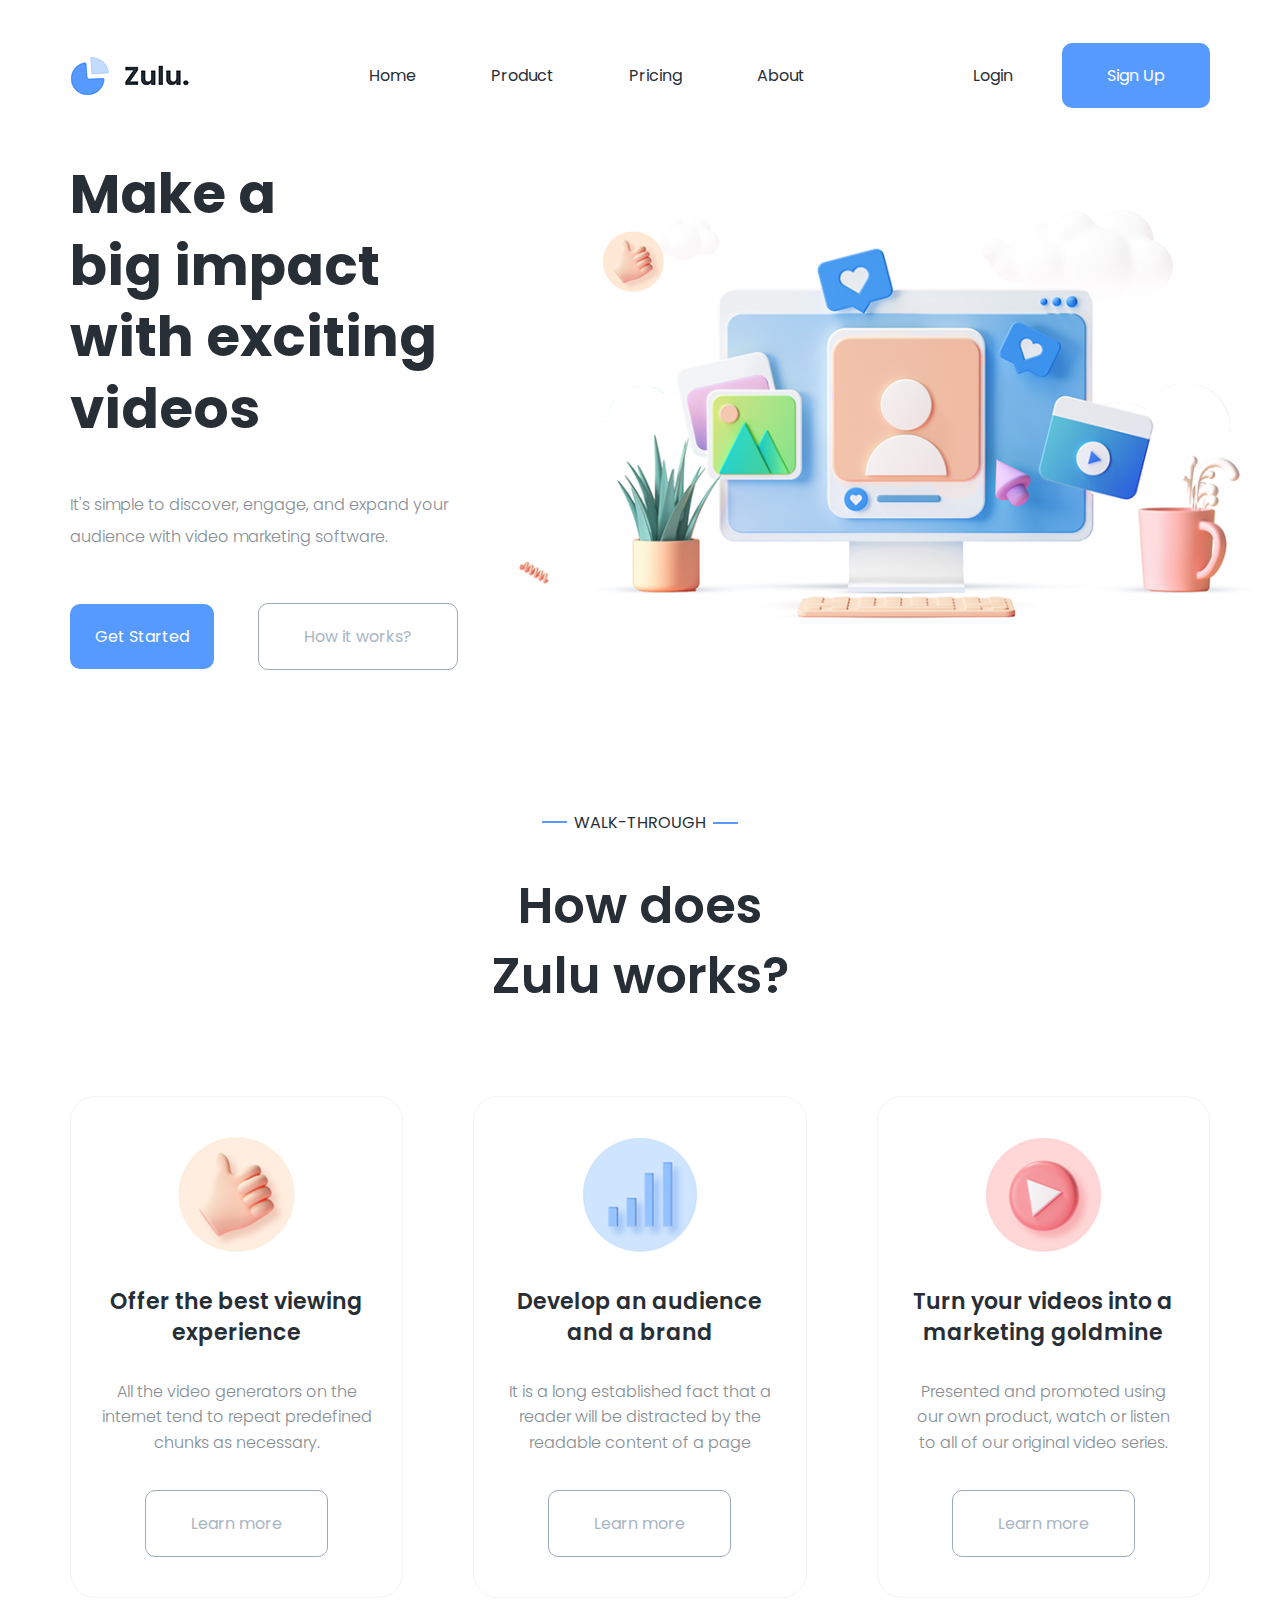
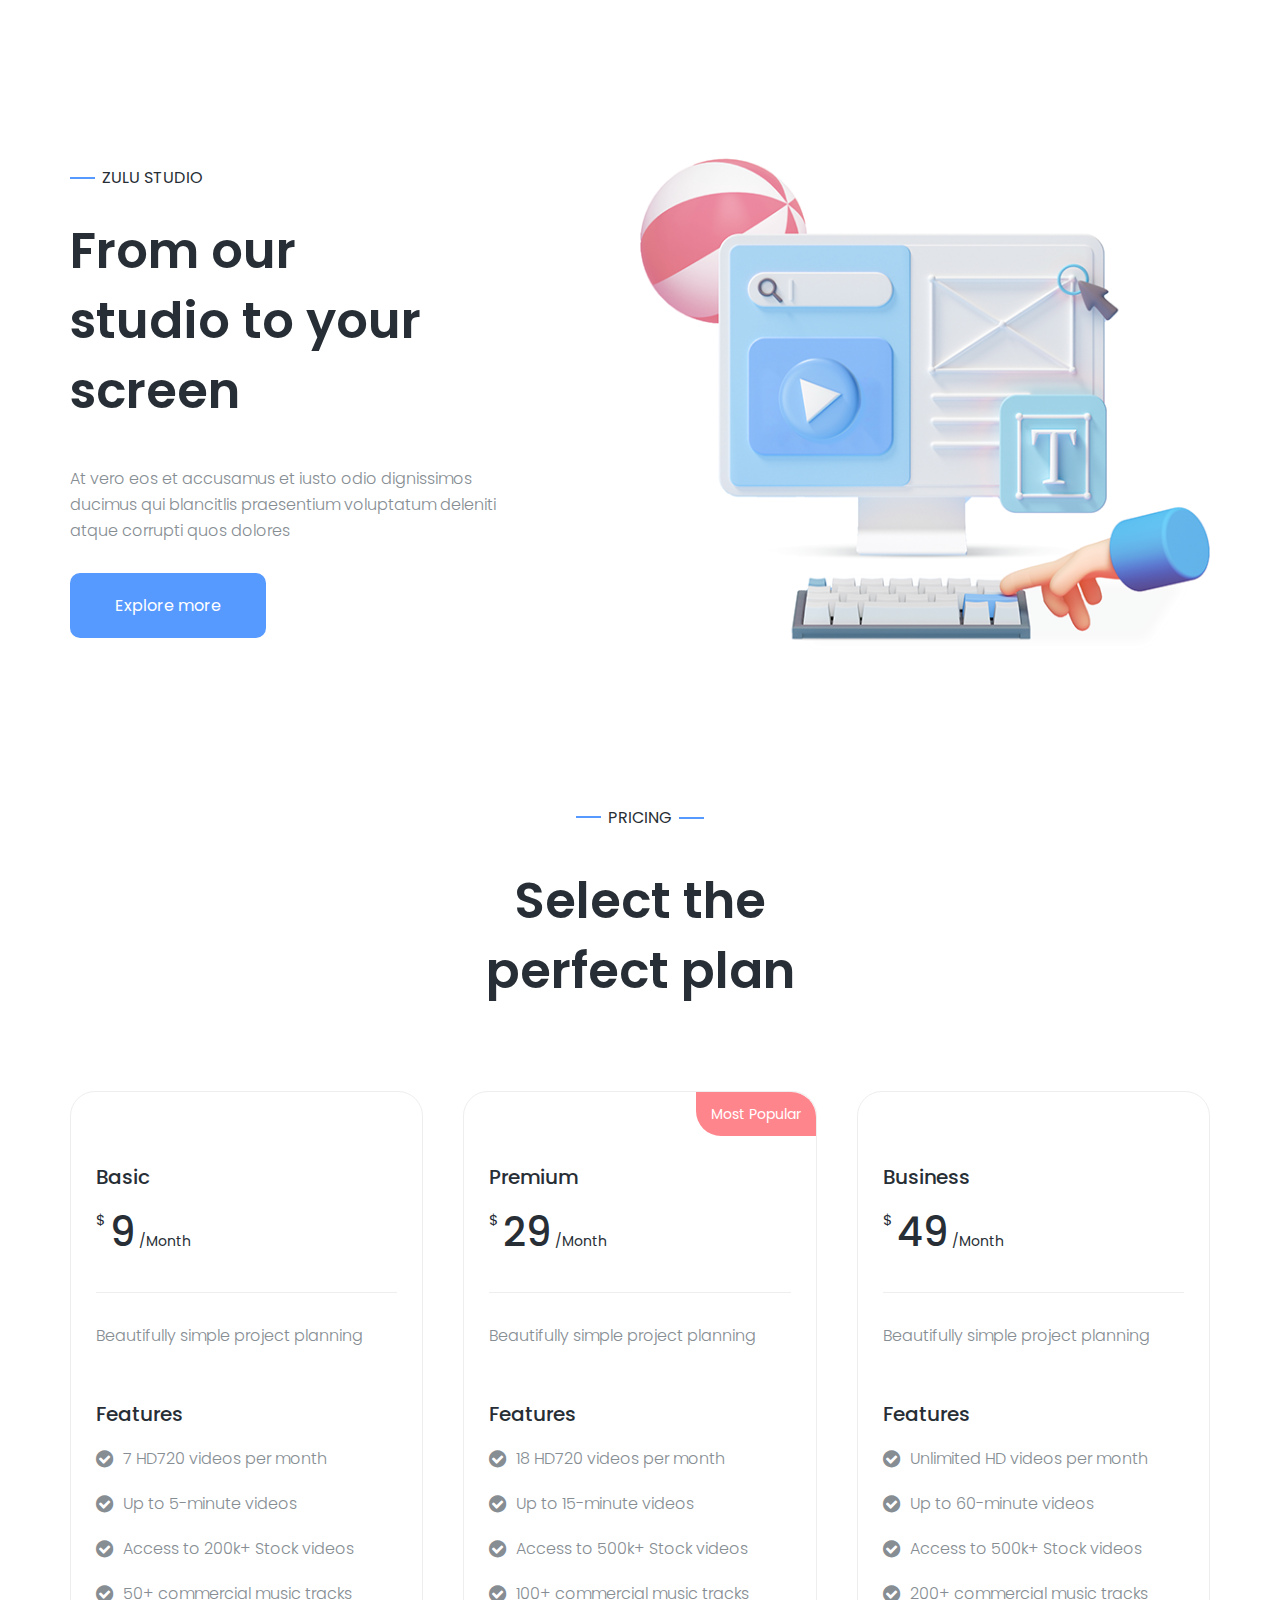
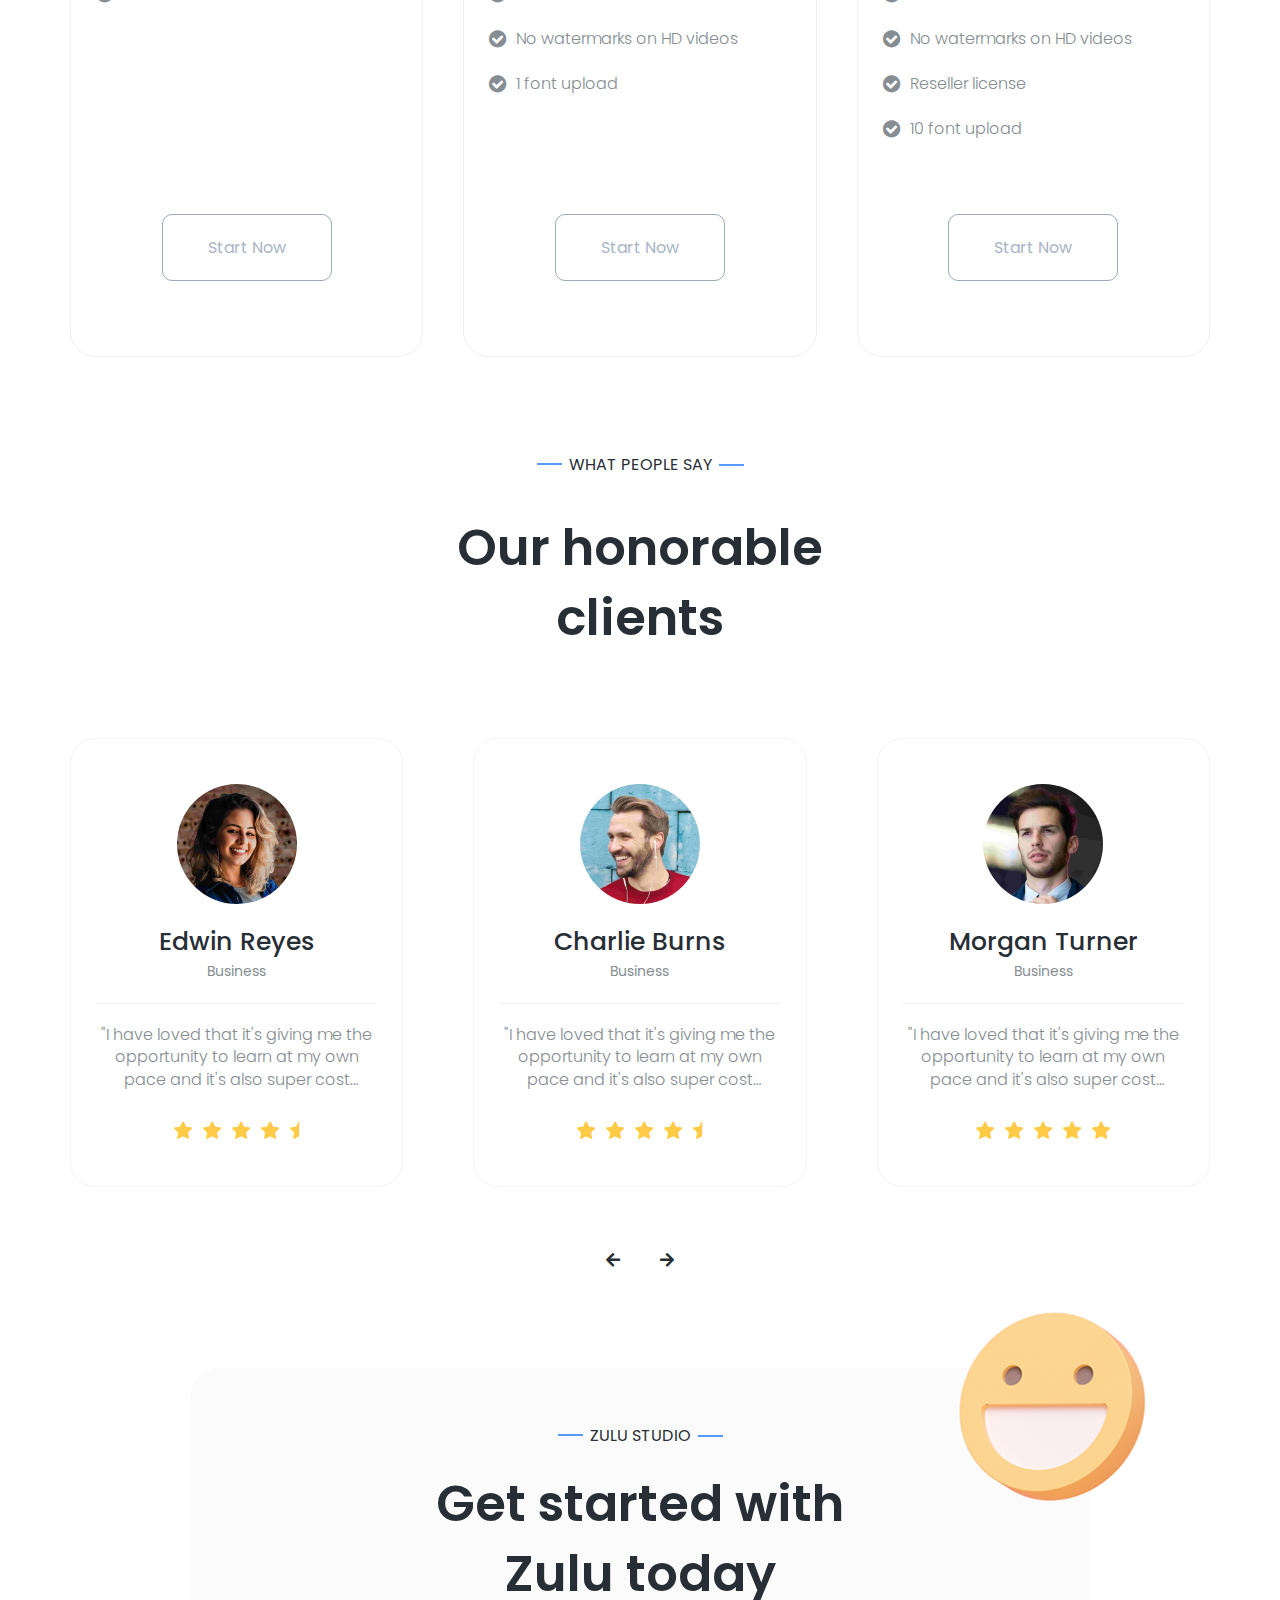
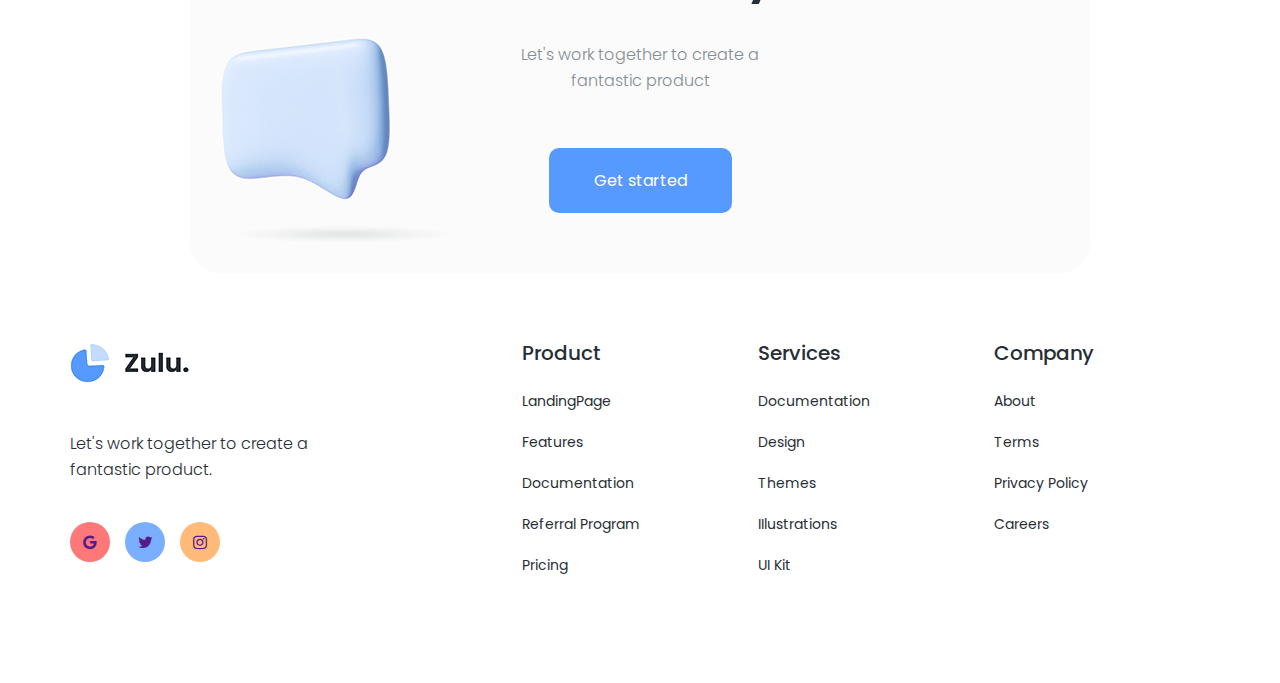
<file: index.html>
<!DOCTYPE html>
<html lang="en">
  <head>
    <meta charset="UTF-8" />
    <meta http-equiv="X-UA-Compatible" content="IE=edge" />
    <meta name="viewport" content="width=device-width, initial-scale=1.0" />
    <link rel="preconnect" href="https://fonts.gstatic.com" />
    <link
      href="https://fonts.googleapis.com/css2?family=Poppins:wght@300;400;600;700&display=swap"
      rel="stylesheet"
    />
    <link
      rel="stylesheet"
      href="https://cdnjs.cloudflare.com/ajax/libs/font-awesome/5.15.3/css/all.min.css"
    />
    <link
      rel="stylesheet"
      href="https://stackpath.bootstrapcdn.com/font-awesome/4.7.0/css/font-awesome.min.css"
    />
    <link rel="stylesheet" href="./sass/style.css" />
    <title>Zulu LandingPage</title>
  </head>
  <body>
    <div class="wrapper">
      <div class="container">
        <header class="header">
          <a href="#" class="header-logo">
            <img src="./images/logo.png" alt="" class="header-logo-image" />
          </a>
          <ul class="header-menu">
            <li class="header-menu-item">
              <a href="" class="header-menu-link">Home</a>
            </li>
            <li class="header-menu-item">
              <a href="" class="header-menu-link">Product</a>
            </li>
            <li class="header-menu-item">
              <a href="" class="header-menu-link">Pricing</a>
            </li>
            <li class="header-menu-item">
              <a href="" class="header-menu-link">About</a>
            </li>
          </ul>
          <div class="header-auth">
            <a href="" class="button">Login</a>
            <a href="./signup/login.html" class="button button--primary"
              >Sign Up</a
            >
          </div>
          <i class="fa fa-bars menu-toggle"></i>
        </header>
        <section class="banner">
          <div class="banner-info">
            <h1 class="banner-heading">
              <span>Make a</span> <span>big impact</span>
              <span>with exciting</span> videos
            </h1>
            <p class="banner-desc text">
              It's simple to discover, engage, and expand your audience with
              video marketing software.
            </p>
            <div class="banner-links">
              <a href="#" class="button button--primary">Get Started</a>
              <a href="#" class="button button--outline">How it works?</a>
            </div>
          </div>
          <img src="./images/img1.png" alt="" class="banner-image" />
        </section>
        <section class="work">
          <div class="block">
            <span class="block-caption">WALK-THROUGH</span>
            <h2 class="block-heading">
              <span>How does</span> <span>Zulu works?</span>
            </h2>
          </div>
          <div class="work-list">
            <div class="work-item">
              <img src="./images/img2.png" alt="" class="work-image" />
              <h3 class="work-title">Offer the best viewing experience</h3>
              <p class="work-desc text">
                All the video generators on the internet tend to repeat
                predefined chunks as necessary.
              </p>
              <a href="#" class="button button--outline work-more"
                >Learn more</a
              >
            </div>
            <div class="work-item">
              <img src="./images/img3.png" alt="" class="work-image" />
              <h3 class="work-title">Develop an audience and a brand</h3>
              <p class="work-desc text">
                It is a long established fact that a reader will be distracted
                by the readable content of a page
              </p>
              <a href="#" class="button button--outline work-more"
                >Learn more</a
              >
            </div>
            <div class="work-item">
              <img src="./images/img4.png" alt="" class="work-image" />
              <h3 class="work-title">
                Turn your videos into a marketing goldmine
              </h3>
              <p class="work-desc text">
                Presented and promoted using our own product, watch or listen to
                all of our original video series.
              </p>
              <a href="#" class="button button--outline work-more"
                >Learn more</a
              >
            </div>
          </div>
        </section>
        <section class="intro">
          <div class="intro-content">
            <span class="block-caption block-caption--left">Zulu Studio</span>
            <h2 class="block-heading">
              <span>From our</span>
              <span>studio to your</span>
              <span>screen</span>
            </h2>
            <p class="intro-desc text">
              At vero eos et accusamus et iusto odio dignissimos ducimus qui
              blancitlis praesentium voluptatum deleniti atque corrupti quos
              dolores
            </p>
            <div class="button button--primary">Explore more</div>
          </div>
          <img src="./images/img5.png" alt="" class="intro-image" />
        </section>
        <section class="plan">
          <div class="block">
            <span class="block-caption">Pricing</span>
            <h2 class="block-heading">
              <span>Select the</span>
              <span>perfect plan</span>
            </h2>
          </div>
          <ul class="plan-list">
            <li class="plan-item">
              <h3 class="plan-name">Basic</h3>
              <h4 class="plan-price">
                <sup class="plan-symbol">$</sup>
                <span class="plan-month">9</span>
                <span>/Month</span>
              </h4>
              <p class="plan-desc text">Beautifully simple project planning</p>
              <h3 class="plan-feature">Features</h3>
              <div class="plan-feature-item">
                <i class="fa fa-check-circle plan-feature-icon"></i>
                <span class="plan-feature-title">7 HD720 videos per month</span>
              </div>
              <div class="plan-feature-item">
                <i class="fa fa-check-circle plan-feature-icon"></i>
                <span class="plan-feature-title">Up to 5-minute videos</span>
              </div>
              <div class="plan-feature-item">
                <i class="fa fa-check-circle plan-feature-icon"></i>
                <span class="plan-feature-title"
                  >Access to 200k+ Stock videos</span
                >
              </div>
              <div class="plan-feature-item">
                <i class="fa fa-check-circle plan-feature-icon"></i>
                <span class="plan-feature-title"
                  >50+ commercial music tracks</span
                >
              </div>
              <a href="" class="button button--outline plan-start">Start now</a>
            </li>
            <li class="plan-item">
              <div class="plan-label">Most popular</div>
              <h3 class="plan-name">Premium</h3>
              <h4 class="plan-price">
                <sup class="plan-symbol">$</sup>
                <span class="plan-month">29</span>
                <span>/Month</span>
              </h4>
              <p class="plan-desc text">Beautifully simple project planning</p>
              <h3 class="plan-feature">Features</h3>
              <div class="plan-feature-item">
                <i class="fa fa-check-circle plan-feature-icon"></i>
                <span class="plan-feature-title"
                  >18 HD720 videos per month</span
                >
              </div>
              <div class="plan-feature-item">
                <i class="fa fa-check-circle plan-feature-icon"></i>
                <span class="plan-feature-title">Up to 15-minute videos</span>
              </div>
              <div class="plan-feature-item">
                <i class="fa fa-check-circle plan-feature-icon"></i>
                <span class="plan-feature-title"
                  >Access to 500k+ Stock videos</span
                >
              </div>
              <div class="plan-feature-item">
                <i class="fa fa-check-circle plan-feature-icon"></i>
                <span class="plan-feature-title"
                  >100+ commercial music tracks</span
                >
              </div>
              <div class="plan-feature-item">
                <i class="fa fa-check-circle plan-feature-icon"></i>
                <span class="plan-feature-title"
                  >No watermarks on HD videos</span
                >
              </div>
              <div class="plan-feature-item">
                <i class="fa fa-check-circle plan-feature-icon"></i>
                <span class="plan-feature-title">1 font upload</span>
              </div>
              <a href="" class="button button--outline plan-start">Start now</a>
            </li>
            <li class="plan-item">
              <h3 class="plan-name">Business</h3>
              <h4 class="plan-price">
                <sup class="plan-symbol">$</sup>
                <span class="plan-month">49</span>
                <span>/Month</span>
              </h4>
              <p class="plan-desc text">Beautifully simple project planning</p>
              <h3 class="plan-feature">Features</h3>
              <div class="plan-feature-item">
                <i class="fa fa-check-circle plan-feature-icon"></i>
                <span class="plan-feature-title"
                  >Unlimited HD videos per month</span
                >
              </div>
              <div class="plan-feature-item">
                <i class="fa fa-check-circle plan-feature-icon"></i>
                <span class="plan-feature-title">Up to 60-minute videos</span>
              </div>
              <div class="plan-feature-item">
                <i class="fa fa-check-circle plan-feature-icon"></i>
                <span class="plan-feature-title"
                  >Access to 500k+ Stock videos</span
                >
              </div>
              <div class="plan-feature-item">
                <i class="fa fa-check-circle plan-feature-icon"></i>
                <span class="plan-feature-title"
                  >200+ commercial music tracks</span
                >
              </div>
              <div class="plan-feature-item">
                <i class="fa fa-check-circle plan-feature-icon"></i>
                <span class="plan-feature-title"
                  >No watermarks on HD videos</span
                >
              </div>
              <div class="plan-feature-item">
                <i class="fa fa-check-circle plan-feature-icon"></i>
                <span class="plan-feature-title">Reseller license</span>
              </div>
              <div class="plan-feature-item">
                <i class="fa fa-check-circle plan-feature-icon"></i>
                <span class="plan-feature-title">10 font upload</span>
              </div>
              <a href="" class="button button--outline plan-start">Start now</a>
            </li>
          </ul>
        </section>
        <section class="client">
          <div class="block">
            <span class="block-caption">What people say</span>
            <h2 class="block-heading">
              <span>Our honorable</span><span>clients</span>
            </h2>
          </div>
          <div class="client-list">
            <div class="client-item">
              <img src="./images/pic1.png" alt="" class="client-images">
              <h3 class="client-name">Edwin Reyes</h3>
              <span class="client-position">Business</span>
              <div class="client-content">
                "I have loved that it's giving me the opportunity to learn at my
                own pace and it's also super cost effectivel"
              </div>
              <div class="client-rate">
                <i class="fa fa-star"></i>
                <i class="fa fa-star"></i>
                <i class="fa fa-star"></i>
                <i class="fa fa-star"></i>
                <i class="fa fa-star-half"></i>
              </div>
            </div>
            <div class="client-item">
              <img src="./images/pic2.png" alt="" class="client-images">
              <h3 class="client-name">Charlie Burns</h3>
              <span class="client-position">Business</span>
              <div class="client-content">
                "I have loved that it's giving me the opportunity to learn at my
                own pace and it's also super cost effectivel"
              </div>
              <div class="client-rate">
                <i class="fa fa-star"></i>
                <i class="fa fa-star"></i>
                <i class="fa fa-star"></i>
                <i class="fa fa-star"></i>
                <i class="fa fa-star-half"></i>
              </div>
            </div>
            <div class="client-item">
              <img src="./images/pic3.png" alt="" class="client-images">
              <h3 class="client-name">Morgan Turner</h3>
              <span class="client-position">Business</span>
              <div class="client-content">
                "I have loved that it's giving me the opportunity to learn at my
                own pace and it's also super cost effectivel"
              </div>
              <div class="client-rate">
                <i class="fa fa-star"></i>
                <i class="fa fa-star"></i>
                <i class="fa fa-star"></i>
                <i class="fa fa-star"></i>
                <i class="fa fa-star"></i>
              </div>
          </div>
        </section>
        <section class="arrow">
          <i class="fas fa-arrow-left"></i>
          <i class="fas fa-arrow-right"></i>
        </section>
        <section class="started">
          <img src="./images/img6.png" alt="" class="started-comment">
          <img src="./images/img7.png" alt="" class="started-smile">
          <span class="block-caption started-caption">Zulu Studio</span>
          <h2 class="block-heading started-heading">
            <span>Get started with</span> <span>Zulu today</span>
          </h2>
          <p class="started-desc text">
            Let's work together to create a fantastic product
          </p>
          <a href="#" class="button button--primary">Get started</a>
        </section>
        <footer class="footer">
          <div class="footer-column">
            <a href="" class="logo">
              <img src="./images/logo.png" alt="" class="logo-image">
            </a>
            <p class="text text--dark footer-desc">Let's work together to create a fantastic product.</p>
            <div class="social">
              <a href="" class="social-link bg-google">
                <i class="fa fa-google"></i>
              </a>
              <a href="" class="social-link bg-twitter">
                <i class="fa fa-twitter"></i>
              </a>
              <a href="" class="social-link bg-instagram">
                <i class="fa fa-instagram"></i>
              </a>
            </div>
          </div>
          <div class="footer-column">
            <h3 class="footer-heading">Product</h3>
            <ul class="footer-links">
              <li class="footer-link-item">
                <a href="" class="footer-link">LandingPage</a>
              </li>
              <li class="footer-link-item">
                <a href="" class="footer-link">Features</a>
              </li>
              <li class="footer-link-item">
                <a href="" class="footer-link">Documentation</a>
              </li>
              <li class="footer-link-item">
                <a href="" class="footer-link">Referral Program</a>
              </li>
              <li class="footer-link-item">
                <a href="" class="footer-link">Pricing</a>
              </li>
            </ul>
          </div>
          <div class="footer-column">
            <h3 class="footer-heading">Services</h3>
            <ul class="footer-links">
              <li class="footer-link-item">
                <a href="" class="footer-link">Documentation</a>
              </li>
              <li class="footer-link-item">
                <a href="" class="footer-link">Design</a>
              </li>
              <li class="footer-link-item">
                <a href="" class="footer-link">Themes</a>
              </li>
              <li class="footer-link-item">
                <a href="" class="footer-link">IIlustrations</a>
              </li>
              <li class="footer-link-item">
                <a href="" class="footer-link">UI Kit</a>
              </li>
            </ul>
          </div>
          <div class="footer-column">
            <h3 class="footer-heading">Company</h3>
            <ul class="footer-links">
              <li class="footer-link-item">
                <a href="" class="footer-link">About</a>
              </li>
              <li class="footer-link-item">
                <a href="" class="footer-link">Terms</a>
              </li>
              <li class="footer-link-item">
                <a href="" class="footer-link">Privacy Policy</a>
              </li>
              <li class="footer-link-item">
                <a href="" class="footer-link">Careers</a>
              </li>
            </ul>
          </div>
        </footer>
      </div>
    </div>
    <script src="app.js"></script>
  </body>
</html>
</file>
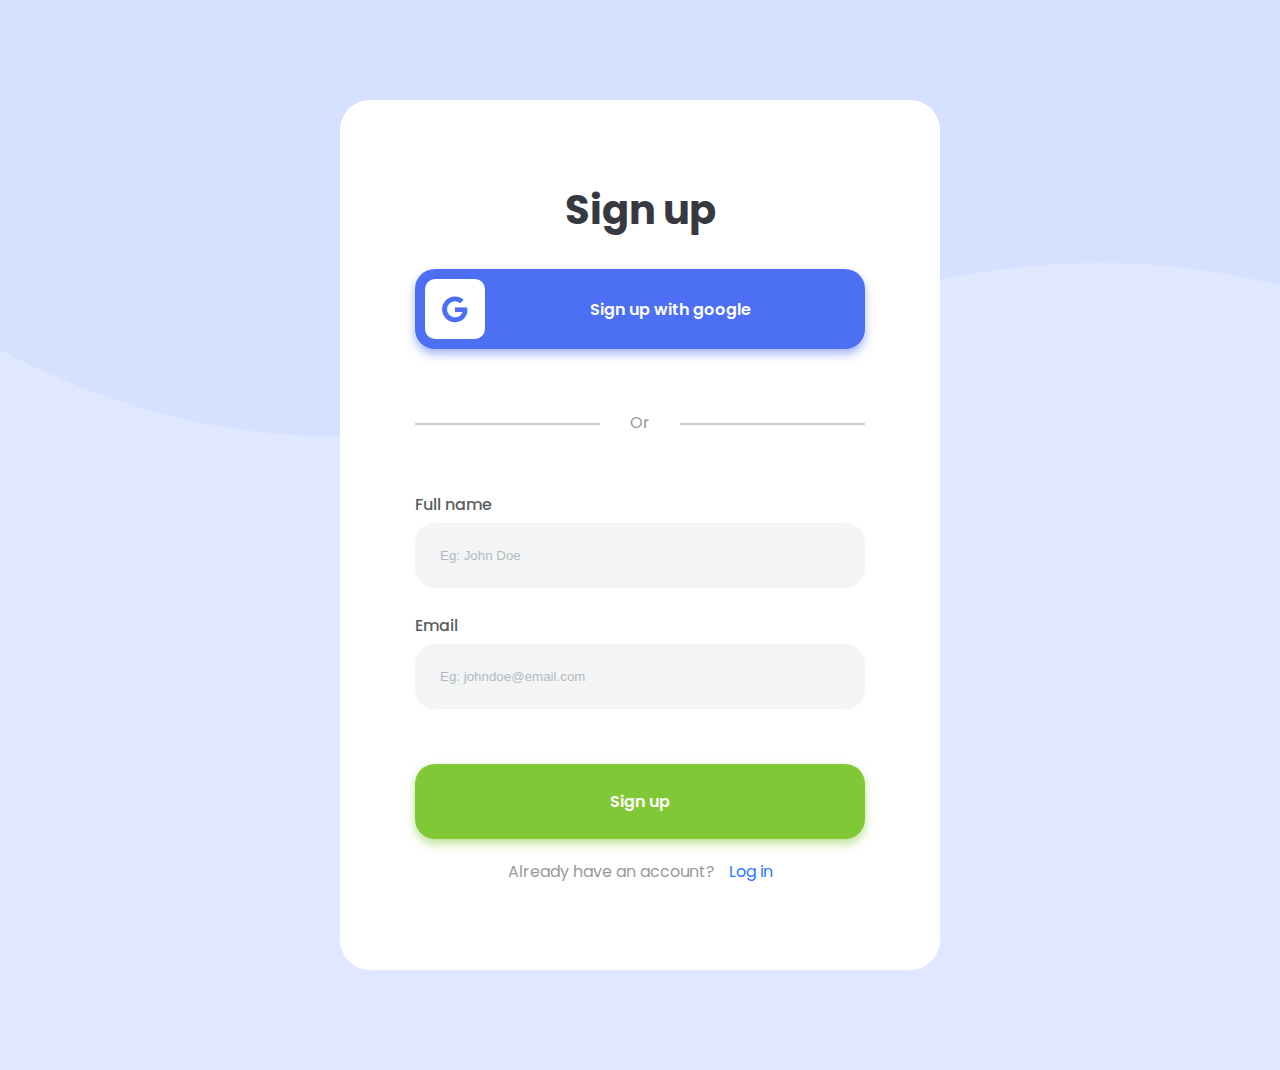
<file: signup/login.html>
<!DOCTYPE html>
<html lang="en">
  <head>
    <meta charset="UTF-8" />
    <meta http-equiv="X-UA-Compatible" content="IE=edge" />
    <meta name="viewport" content="width=device-width, initial-scale=1.0" />
    <link rel="shortcut icon" href="signup-icon-13.jpg" />

    <link
      href="https://fonts.googleapis.com/css2?family=Poppins:wght@300;400;600&display=swap"
      rel="stylesheet"
    />
    <link
      rel="stylesheet"
      href="https://stackpath.bootstrapcdn.com/font-awesome/4.7.0/css/font-awesome.min.css"
    />
    <title>SignUp</title>
    <link rel="stylesheet" href="reset.css">
    <link rel="stylesheet" href="./sass/style.css">
  </head>
  <body>
      <div class="signup">
          <h1 class="signup__heading">Sign up</h1>
          <button class="signup__social">
              <i class="fa fa-google signup__social--icons"></i>
              <span class="signup__social--text">Sign up with google</span>
          </button>
          <div class="signup__or"><span>Or</span></div>
          <form action="" class="signup__form">
            <label for="fulname" class="signup__form--label">Full name</label>
            <input type="text" class="signup__form--input" placeholder="Eg: John Doe">
            <label for="email" class="signup__form--label">Email</label>
            <input type="email" class="signup__form--input" placeholder="Eg: johndoe@email.com">
            <button class="signup__form--button">Sign up</button>
        </form>
        <p class="signup__already">
            <span>Already have an account?</span>
            <a href="" class="signup__already--link">Log in</a>
        </p>
      </div>
      
  </body>
</html>
</file>
<file: sass/style.css>
* {
  margin: 0px;
  padding: 0px;
  box-sizing: border-box;
}

body {
  overflow-x: hidden;
}

img {
  display: block;
  max-width: 100%;
}

a {
  text-decoration: none;
}

ul {
  list-style: none;
}

body {
  font-family: "Poppins", sans-serif;
  font-size: 16px;
  line-height: 1;
  background-color: white;
  color: #272e35;
}

.wrapper {
  max-width: 1440px;
  margin: 0 auto;
}

.container {
  max-width: 1170px;
  padding: 0 15px;
  margin: 0 auto;
}

.button {
  display: inline-block;
  padding: 20px 45px;
  color: #272e35;
  font-size: 16px;
  border-radius: 10px;
  outline: none;
  background-color: transparent;
  line-height: normal;
  transition: all 0.2s linear;
}
.button--primary {
  color: white;
  background-color: #579aff;
}
.button--outline {
  border: 1px solid #9ba9bc;
  color: #a8b5c5;
}

.text {
  font-weight: 300;
  color: #868d93;
  line-height: 1.6;
}

.block {
  display: flex;
  justify-content: center;
  align-items: center;
  flex-direction: column;
  text-align: center;
  margin-bottom: 85px;
}
.block-caption {
  margin-bottom: 40px;
  text-transform: uppercase;
  display: inline-block;
  position: relative;
  padding: 0 7px;
}
.block-caption:before {
  left: 0;
  transform: translateX(-100%) translateY(-100%);
}
.block-caption:after {
  right: 0;
  transform: translateX(100%) translateY(-50%);
}
.block-caption:before, .block-caption:after {
  content: " ";
  position: absolute;
  height: 2px;
  width: 25px;
  background-color: #579aff;
  top: 50%;
}
.block-caption--left {
  margin-bottom: 30px;
  padding-left: 32px;
}
.block-caption--left:before {
  transform: translateY(-50%);
}
.block-caption--left:after {
  display: none;
}
.block-heading {
  font-size: 50px;
  line-height: 1.4;
  font-weight: 600;
}
.block-heading span {
  display: block;
}

.arrow {
  display: flex;
  justify-content: center;
  align-items: center;
  margin-bottom: 100px;
}
.arrow i:hover {
  color: #579aff;
  cursor: pointer;
}
.arrow i:not(:first-child) {
  margin-left: 40px;
}

.text--dark {
  color: #272e35;
}

.logo {
  display: inline-block;
}

.bg-google {
  background-color: #ff7879;
}
.bg-twitter {
  background-color: #7aafff;
}
.bg-instagram {
  background-color: #ffb978;
}

@media screen and (max-width: 767px) {
  .button {
    padding: 10px 20px;
  }

  .block {
    margin-bottom: 50px;
  }
  .block-heading {
    font-size: 35px;
  }
  .block-caption {
    margin-bottom: 20px;
  }
}
.header {
  padding-top: 43px;
  display: flex;
  align-items: center;
}
.header-logo {
  margin-right: 180px;
}
.header-auth {
  margin-left: auto;
}
.header-menu {
  display: flex;
  justify-content: center;
  align-items: center;
}
.header-menu-item:not(:first-child) {
  margin-left: 74px;
}
.header-menu-link {
  color: #272e35;
  transition: color 0.3s ease-in-out;
}
.header-menu-link:hover {
  color: #579aff;
}

@media screen and (min-width: 1024px) {
  .header-menu-item:not(:first-child) {
    margin-left: 75px;
  }

  .menu-toggle {
    display: none;
  }
}
@media screen and (max-width: 1279px) {
  .header-logo {
    margin-right: 0;
  }

  .header-menu {
    margin: 0 auto;
  }

  .header-auth {
    margin-left: 0;
  }
}
@media screen and (max-width: 1023px) {
  .header-menu {
    position: fixed;
    top: 0;
    right: 0;
    width: 90%;
    max-width: 300px;
    display: block;
    background-color: white;
    bottom: 0;
    padding: 50px 15px;
    border-left: 1px solid #eee;
    z-index: 99999;
    transition: transform 0.25s linear;
    transform: translateX(100%);
  }

  .header-menu.is-active {
    transform: translateX(0);
  }

  .header-auth {
    margin-left: auto;
  }

  .header-menu-link {
    display: block;
    padding: 20px;
    border-radius: 6px;
  }
  .header-menu-link:hover {
    color: white;
    background-color: #579aff;
  }
}
@media screen and (max-width: 767px) {
  .header {
    padding-top: 20px;
  }

  .header-logo-image {
    max-width: 90px;
  }
}
.banner {
  display: flex;
  align-items: center;
  padding-top: 50px;
}
.banner-info {
  width: 35%;
}
.banner-image {
  width: 65%;
  transform: translateX(50px);
}
.banner-heading {
  font-size: 55px;
  line-height: 1.3;
  margin-bottom: 45px;
}
.banner-heading span {
  display: block;
}
.banner-desc {
  margin-bottom: 50px;
  line-height: 2;
}
.banner-links .button:first-child {
  margin-right: 40px;
  padding-left: 25px;
  padding-right: 25px;
}
@media screen and (max-width: 1023px) {
  .banner {
    flex-direction: column;
  }
  .banner > * {
    width: 100%;
  }
  .banner .banner-image {
    transform: none;
    margin-top: 25px;
  }
}
@media screen and (max-width: 1279px) {
  .banner-heading {
    font-size: 45px;
    margin-bottom: 30px;
  }
  .banner-desc {
    margin-bottom: 30px;
  }
  .banner-links .button {
    padding: 15px 20px;
  }
  .banner-links .button:first-child {
    margin-right: 10px;
  }
}
@media screen and (max-width: 767px) {
  .banner {
    padding-top: 30px;
  }
  .banner-heading {
    margin-bottom: 15px;
  }
  .banner-heading span {
    display: unset;
  }
}

.work {
  padding-top: 145px;
  padding-bottom: 50px;
}
.work-list {
  display: grid;
  grid-template-columns: repeat(3, 1fr);
  grid-column-gap: 70px;
}
.work-item {
  padding: 40px 30px;
  display: flex;
  justify-content: center;
  align-items: center;
  border-radius: 25px;
  border: 1px solid #f4f4f4;
  text-align: center;
  line-height: 1.4;
  flex-direction: column;
  transition: all 0.2 linear;
}
.work-item:hover {
  border-color: transparent;
  box-shadow: 0px 0px 50px 10px rgba(0, 0, 0, 0.03);
}
.work-more {
  transition: all 0.2 linear;
}
.work-item:hover .work-more {
  background-color: #579aff;
  border-color: #579aff;
  color: white;
}
.work-title {
  font-size: 22px;
  margin-bottom: 30px;
  font-weight: 600;
}
.work-image {
  margin-bottom: 35px;
  max-height: 115px;
}
.work-desc {
  width: 100%;
  margin-bottom: 35px;
  display: -webkit-box;
  -webkit-line-clamp: 3;
  -webkit-box-orient: vertical;
  overflow: hidden;
  text-overflow: ellipsis;
  width: 100%;
  max-width: 100%;
  word-break: break-word;
}
@media (hover: hover) {
  .work-item:hover {
    border-color: transparent;
    box-shadow: 0px 0px 50px 10px rgba(0, 0, 0, 0.03);
  }
  .work-item:hover .work-more {
    background-color: #579aff;
    border-color: #579aff;
    color: white;
  }
}
@media screen and (max-width: 1023px) {
  .work {
    padding-top: 80px;
  }
  .work-list {
    display: grid;
    justify-content: flex-start;
    grid-auto-columns: 450px;
    grid-auto-flow: column;
    grid-gap: 0 50px;
    overflow: auto;
    overflow-y: hidden;
    scroll-snap-type: x mandatory;
    scroll-snap-stop: always;
    -ms-touch-action: manipulation;
    touch-action: manipulation;
    -webkit-overflow-scrolling: touch;
    grid-template-columns: unset;
  }
  .work-list::-webkit-scrollbar {
    display: none;
    width: 0;
  }
  .work-list > * {
    scroll-snap-align: start;
  }
  .work-item {
    width: 100%;
  }
}
@media screen and (max-width: 479px) {
  .work-list {
    grid-auto-columns: 80%;
  }
}

.intro {
  display: flex;
  justify-content: center;
  align-items: center;
  padding: 110px 0 160px;
}
.intro > * {
  width: 50%;
}

.intro-content {
  padding-right: 130px;
}

.intro-desc {
  margin-bottom: 30px;
  margin-top: 40px;
}

@media screen and (max-width: 1023px) {
  .intro-content {
    padding-right: 20px;
  }
}
@media screen and (max-width: 767px) {
  .intro {
    padding: 25px 0 80px;
    display: block;
  }
  .intro-content {
    margin-bottom: 35px;
  }
  .intro > * {
    width: 100%;
    padding: 0;
  }
}
.plan {
  padding-bottom: 100px;
}
.plan-list {
  display: grid;
  grid-template-columns: repeat(3, 1fr);
  grid-column-gap: 40px;
}
.plan-item {
  border: 1px solid #eee;
  padding: 75px 25px;
  border-radius: 25px;
  display: flex;
  flex-direction: column;
  position: relative;
}
.plan-item:hover {
  border-color: transparent;
  box-shadow: 0px 0px 50px 10px rgba(0, 0, 0, 0.03);
}
.plan-item:hover .plan-start {
  background-color: #579aff;
  border-color: #579aff;
  color: white;
}
.plan-name {
  font-size: 20px;
  font-weight: 500;
  margin-bottom: 25px;
}
.plan-price {
  font-size: 14px;
  font-weight: 400;
  margin-bottom: 30px;
  padding-bottom: 40px;
  border-bottom: 1px solid #eee;
}
.plan-symbol {
  vertical-align: top;
  font-size: 15px;
}
.plan-month {
  font-size: 40px;
  font-weight: 500;
}
.plan-desc {
  margin-bottom: 55px;
}
.plan-feature {
  font-size: 20px;
  font-weight: 500;
  margin-bottom: 25px;
}
.plan-feature-item {
  display: flex;
  align-items: center;
  color: #868d93;
  margin-bottom: 25px;
  font-weight: 300;
}
.plan-feature-item:last-of-type {
  margin-bottom: 75px;
}
.plan-feature-icon {
  font-size: 20px;
  margin-right: 10px;
}
.plan-start {
  margin: auto auto 0;
  display: block;
  width: max-content;
  text-transform: capitalize;
}
.plan-label {
  position: absolute;
  top: 0;
  right: 0;
  padding: 15px;
  background-color: #ff858d;
  color: white;
  text-transform: capitalize;
  border-radius: 0 25px 0 25px;
  font-size: 14px;
}
@media screen and (max-width: 1023px) {
  .plan {
    padding-bottom: 80px;
  }
  .plan-list {
    display: grid;
    justify-content: flex-start;
    grid-auto-columns: 400px;
    grid-auto-flow: column;
    grid-gap: 0 50px;
    overflow: auto;
    overflow-y: hidden;
    scroll-snap-type: x mandatory;
    scroll-snap-stop: always;
    -ms-touch-action: manipulation;
    touch-action: manipulation;
    -webkit-overflow-scrolling: touch;
    grid-template-columns: unset;
  }
  .plan-list::-webkit-scrollbar {
    display: none;
    width: 0;
  }
  .plan-list > * {
    scroll-snap-align: start;
    width: 100%;
  }
}
@media screen and (max-width: 479px) {
  .plan-list {
    grid-auto-columns: 80%;
  }
}

.client {
  padding-bottom: 65px;
}
.client-list {
  display: flex;
}
.client-item {
  padding: 45px 25px;
  border: 1px solid #f4f4f4;
  flex: 1;
  text-align: center;
  border-radius: 25px;
}
.client-item:hover {
  border-color: transparent;
  box-shadow: 0px 0px 50px 10px rgba(0, 0, 0, 0.03);
}
.client-item:not(:first-child) {
  margin-left: 70px;
}
.client-images {
  height: 120px;
  width: 120px;
  border-radius: 50%;
  object-fit: cover;
  margin: 0 auto 25px;
}
.client-name {
  font-weight: 500;
  font-size: 25px;
  margin-bottom: 10px;
}
.client-position {
  margin-bottom: 20px;
  display: block;
  border-bottom: 1px solid #eee;
  padding-bottom: 25px;
  color: #868d93;
  font-size: 14px;
}
.client-content {
  margin-bottom: 30px;
  display: -webkit-box;
  -webkit-line-clamp: 3;
  -webkit-box-orient: vertical;
  overflow: hidden;
  text-overflow: ellipsis;
  word-break: break-word;
  color: #868d93;
  font-size: 16px;
  font-weight: 300;
  line-height: 1.4;
}
.client-rate {
  display: flex;
  align-items: center;
  justify-content: center;
}
.client-rate i {
  margin: 0 5px;
  color: #ffcb46;
  font-size: 20px;
}
@media screen and (min-width: 1024px) {
  .client-item:not(:first-child) {
    margin-left: 70px;
  }
}
@media screen and (max-width: 1023px) {
  .client-list {
    display: grid;
    justify-content: flex-start;
    grid-auto-columns: 400px;
    grid-auto-flow: column;
    grid-gap: 0 50px;
    overflow: auto;
    overflow-y: hidden;
    scroll-snap-type: x mandatory;
    scroll-snap-stop: always;
    -ms-touch-action: manipulation;
    touch-action: manipulation;
    -webkit-overflow-scrolling: touch;
    grid-template-columns: unset;
  }
  .client-list::-webkit-scrollbar {
    display: none;
    width: 0;
  }
  .client-list > * {
    scroll-snap-align: start;
    width: 100%;
  }
}
@media screen and (max-width: 479px) {
  .client-list {
    grid-auto-columns: 80%;
  }
}

.started {
  max-width: 900px;
  margin: 100px auto 70px;
  padding: 60px 20px;
  background-color: #fbfbfb;
  display: flex;
  flex-direction: column;
  text-align: center;
  position: relative;
  align-items: center;
  border-radius: 30px;
}
.started-comment {
  position: absolute;
  bottom: 30px;
  left: 30px;
}
.started-smile {
  position: absolute;
  top: 0;
  right: 0;
  transform: translate(30%, -30%);
}
.started-caption {
  margin-bottom: 25px;
}
.started-desc {
  max-width: 245px;
  margin-bottom: 55px;
}
.started-heading {
  margin-bottom: 33px;
  color: #272e35;
}

@media screen and (max-width: 767px) {
  .started {
    margin-top: 0;
  }

  .started-comment,
.started-smile {
    max-width: 20%;
    transform: none;
  }
}
.footer {
  display: grid;
  grid-template-columns: 2fr 1fr 1fr 1fr;
  grid-column-gap: 20px;
  padding-bottom: 85px;
}
.footer-desc {
  max-width: 250px;
  margin: 45px 0 40px;
}
.footer-heading {
  font-weight: 500;
  font-size: 20px;
  margin-bottom: 30px;
}
.footer-link {
  display: inline-block;
  color: #272e35;
  font-size: 14px;
}
.footer-link-item {
  margin-bottom: 25px;
  transition: color 0.3s ease-in-out;
}
.footer-link-item :hover {
  color: #579aff;
}

.social {
  display: inline-flex;
}
.social-link {
  width: 40px;
  height: 40px;
  display: flex;
  justify-content: center;
  align-items: center;
  border-radius: 100rem;
  padding: 5px;
}

.social-link + .social-link {
  margin-left: 15px;
}

@media screen and (max-width: 767px) {
  .footer {
    grid-template-columns: 1fr 1fr;
    grid-template-rows: auto auto;
    grid-gap: 50px 20px;
  }
}

/*# sourceMappingURL=style.css.map */
</file>
<file: signup/sass/style.css>
html {
  font-size: 62.5%;
  font-family: "Poppins", sans-serif;
}

* {
  -webkit-box-sizing: border-box;
          box-sizing: border-box;
}

body {
  width: 100%;
  min-height: 100vh;
  display: -webkit-box;
  display: -ms-flexbox;
  display: flex;
  -webkit-box-pack: center;
      -ms-flex-pack: center;
          justify-content: center;
  -webkit-box-align: center;
      -ms-flex-align: center;
          align-items: center;
  padding: 100px 0;
  background-image: url("../image/pattern-background-desktop.svg");
  background-repeat: no-repeat;
  background-color: #e0e8ff;
  font-size: 1.6rem;
}

.signup {
  padding: 90px 75px;
  width: 100%;
  background-color: #fff;
  max-width: 600px;
  border-radius: 30px;
}

.signup__heading {
  font-size: 40px;
  text-align: center;
  font-weight: bold;
  margin-bottom: 39px;
  color: #373941;
}

.signup__social {
  width: 100%;
  border-radius: 20px;
  display: block;
  padding: 10px;
  color: white;
  background-color: #4c6ff4;
  border: 0;
  font-family: "Poppins", sans-serif;
  font-size: 1.6rem;
  outline: none;
  display: -webkit-box;
  display: -ms-flexbox;
  display: flex;
  -webkit-box-pack: center;
      -ms-flex-pack: center;
          justify-content: center;
  -webkit-box-align: center;
      -ms-flex-align: center;
          align-items: center;
  -webkit-box-shadow: 0 5px 10px 0 rgba(76, 111, 244, 0.5);
          box-shadow: 0 5px 10px 0 rgba(76, 111, 244, 0.5);
  cursor: pointer;
}

.signup__social--icons {
  width: 60px;
  height: 60px;
  border-radius: 10px;
  background-color: white;
  display: -webkit-box;
  display: -ms-flexbox;
  display: flex;
  -webkit-box-align: center;
      -ms-flex-align: center;
          align-items: center;
  -webkit-box-pack: center;
      -ms-flex-pack: center;
          justify-content: center;
  color: #4c6ff4;
  font-size: 30px;
}

.signup__social--text {
  display: block;
  margin: 0 auto;
  font-weight: 600;
}

.signup__social:hover {
  background-color: #4d4df2;
  -webkit-transition: 0.2s linear;
  transition: 0.2s linear;
}

.signup__social:active {
  background-color: #4d4df2;
  -webkit-box-shadow: 0 5px rgba(76, 111, 244, 0.2);
          box-shadow: 0 5px rgba(76, 111, 244, 0.2);
  -webkit-transform: translateY(4px);
          transform: translateY(4px);
}

.signup__or {
  text-align: center;
  font-size: 1.6rem;
  margin: 56px auto;
  color: #999;
  position: relative;
}

.signup__or span {
  display: inline-block;
  padding: 10px 30px;
  position: relative;
  background-color: #fff;
  z-index: 2;
}

.signup__or:after {
  content: "";
  width: 100%;
  height: 1px;
  background-color: #999;
  position: absolute;
  top: 50%;
  left: 0;
  -webkit-transform: translateY(50%);
          transform: translateY(50%);
}

.signup__form--label {
  font-size: 1.6rem;
  margin-bottom: 10px;
  font-weight: 500;
  color: #5a5e62;
  display: inline-block;
  cursor: pointer;
}

.signup__form--input {
  width: 100%;
  border-radius: 20px;
  border: 0;
  background-color: #f2f4f5;
  padding: 25px;
  margin-bottom: 30px;
  display: block;
  outline: none;
}

.signup__form--input::-webkit-input-placeholder {
  color: #b4bac0;
  font-weight: 500;
}

.signup__form--input::-moz-input-placeholder {
  color: #b4bac0;
  font-weight: 500;
}

.signup__form--button {
  width: 100%;
  font-size: 16px;
  display: -webkit-box;
  display: -ms-flexbox;
  display: flex;
  -webkit-box-pack: center;
      -ms-flex-pack: center;
          justify-content: center;
  display: inline-block;
  -webkit-box-align: center;
      -ms-flex-align: center;
          align-items: center;
  padding: 25px;
  border-radius: 20px;
  border: 0;
  margin-top: 25px;
  font-family: "Poppins", sans-serif;
  background-color: #81c836;
  color: white;
  font-weight: 600;
  -webkit-box-shadow: 0 5px 10px 0 rgba(129, 200, 54, 0.5);
          box-shadow: 0 5px 10px 0 rgba(129, 200, 54, 0.5);
  text-align: center;
  cursor: pointer;
  margin-bottom: 25px;
}

.signup__form--button:hover {
  background-color: #66c635;
  -webkit-transition: 0.2s linear;
  transition: 0.2s linear;
}

.signup__form--button:active {
  background-color: #66c635;
  -webkit-box-shadow: 0 5px rgba(129, 200, 54, 0.2);
          box-shadow: 0 5px rgba(129, 200, 54, 0.2);
  -webkit-transform: translateY(4px);
          transform: translateY(4px);
}

.signup__already {
  text-align: center;
  color: #999;
  font-size: 16px;
}

.signup__already--link {
  color: #2979ff;
  text-decoration: none;
  margin-left: 10px;
}
/*# sourceMappingURL=style.css.map */
</file>
